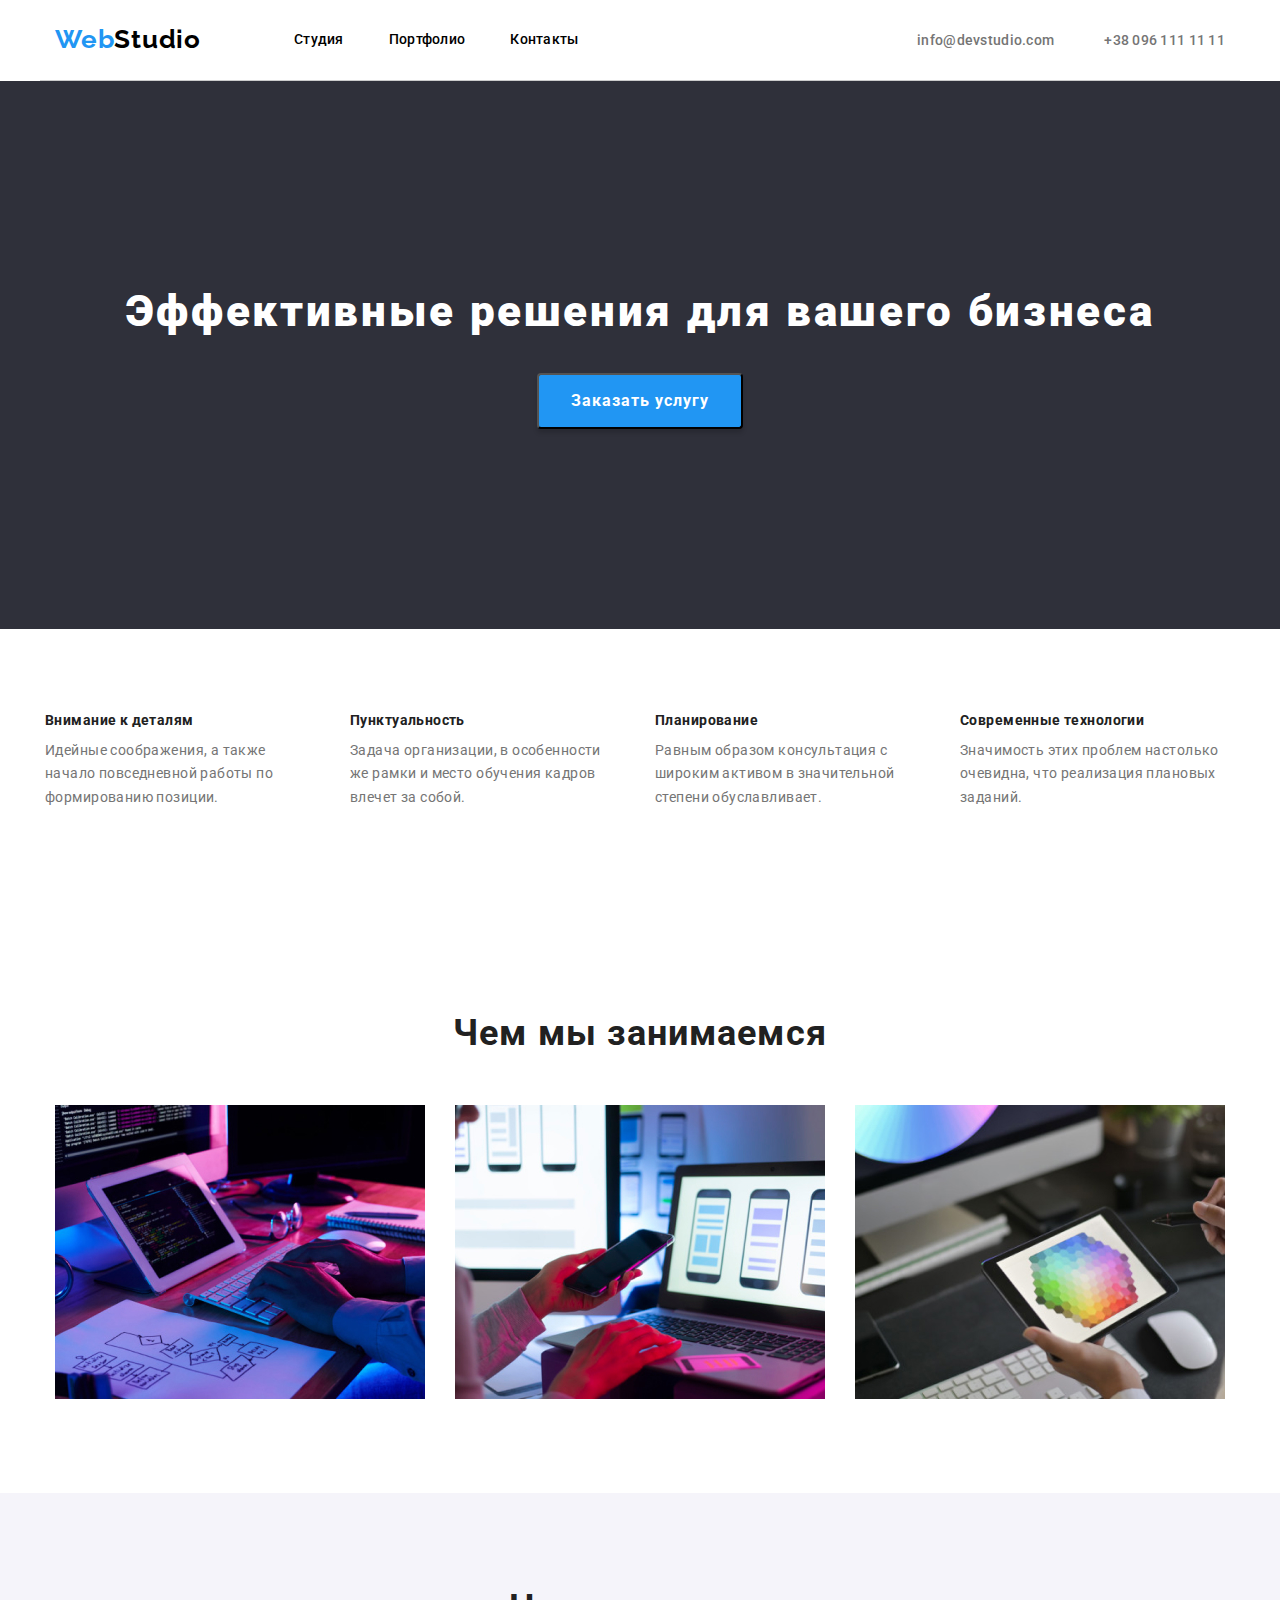
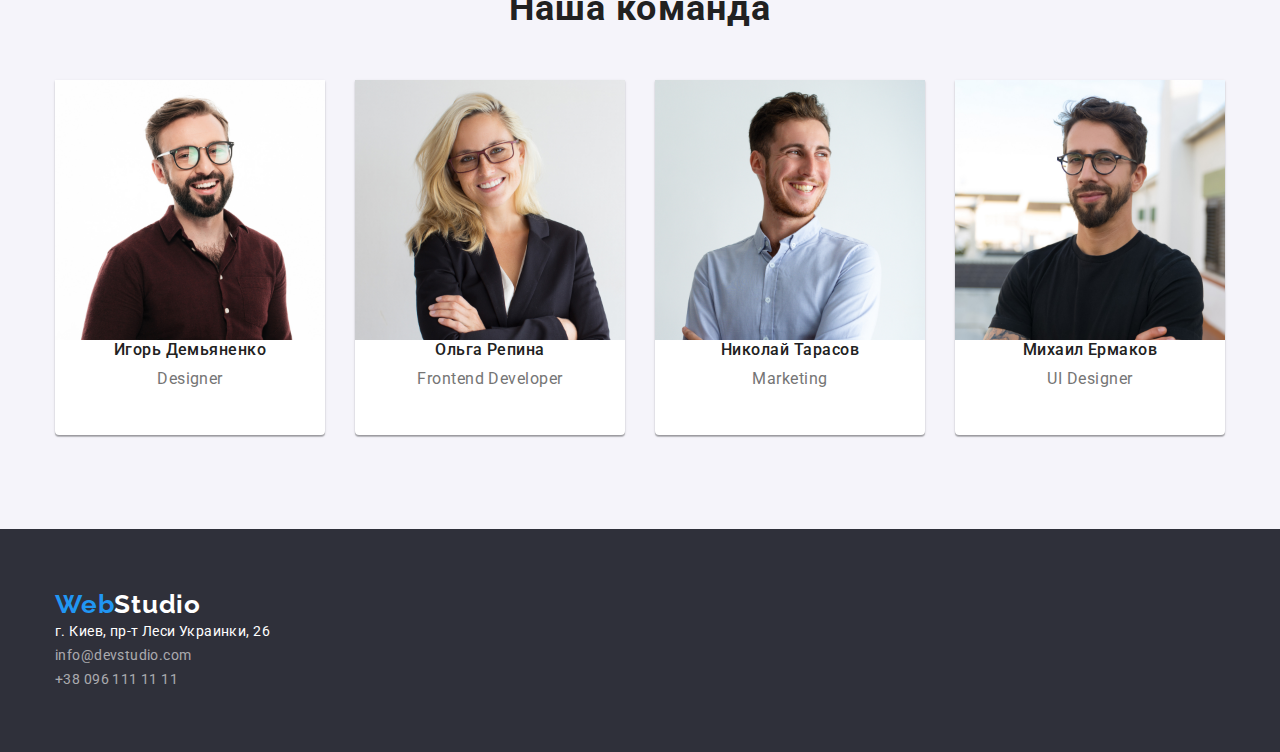
<file: index.html>
<!DOCTYPE html>
<html lang="ru">
    
<head>
    <meta charset="UTF-8">
    <meta http-equiv="X-UA-Compatible" content="IE=edge">
    <meta name="viewport" content="width=device-width, initial-scale=1.0">
    <title>Document</title>
    <link href="https://fonts.googleapis.com/css2?family=Raleway:wght@700&family=Roboto:wght@400;500;700;900&display=swap"
    rel="stylesheet">
    <link rel="stylesheet" href="https://cdnjs.cloudflare.com/ajax/libs/modern-normalize/1.0.0/modern-normalize.min.css">
    <link rel="stylesheet" href="./css/style.css">
    </head>

<body>
<!--Шапка сайта-->
    <header>
    <div class="container main-nav">
        <a class="logo" href=""><span>Web</span>Studio</a>
        <nav>
            <ul class="site-nav-list">
                <li><a href="./" class="link">Студия</a></li>
                <li><a href="./portfolio.html" class="link">Портфолио</a></li>
                <li><a href="" class="link">Контакты</a></li>
            </ul>
        </nav>   
            <ul class="contacts-nav">
                <li><a href="info@devstudio.com">info@devstudio.com</a></li>
                <li><a href="+380961111111">+38 096 111 11 11</a></li>
             </ul>
    </div>
    </header>

<!--Основная секция-->
<main>
<!--Блок герой-->
        <section class="hero">
        <div class="container">
                <h1 class="hero-title">Эффективные решения для вашего бизнеса</h1>
                <button type="button" class="hero-button">Заказать услугу</button>
        </div>
        </section>
<!--Особенности-->
<section class="section">
<div class="container">
    <h2 class="visually-hidden">Особенности</h2>
    <ul class="fetures">
        <li class="fetures-item">
            <h3 class="title">Внимание к деталям</h3>
            <p class="text">Идейные соображения, а также начало повседневной работы по формированию позиции.</p>
        </li>
        <li class="fetures-item">
            <h3 class="title">Пунктуальность</h3>
            <p class="text">Задача организации, в особенности же рамки и место обучения кадров влечет за собой.</p>
        </li>
        <li class="fetures-item">
            <h3 class="title">Планирование</h3>
            <p class="text">Равным образом консультация с широким активом в значительной степени обуславливает.</p>
        </li>
        <li class="fetures-item">
            <h3 class="title">Современные технологии</h3>
            <p class="text">Значимость этих проблем настолько очевидна, что реализация плановых заданий.</p>
        </li>

    </ul>
</div>
</section>
<!--Чем мы занимаемся-->
<section class="section">
<div class="container">
    <h2 class="section-title">Чем мы занимаемся</h2>
    <ul class="image">
        <li class="image-work">
            <img src="./images/img.jpg" alt="Монитор, планшет и клавиатура на столе"
            width="370"/>
        </li>
        <li class="image-work">
            <img src="./images/img(1).jpg" alt="Монитор, ноутбук на столе и телефон в руке" 
            width="370"/>
        </li>
        <li class="image-work">
            <img src="./images/img(2).jpg" alt="планшет со стилусом в руках на фоне стола с компьютером" 
            width="370"/>
        </li>
    </ul>
</div>
</section>
<!--Наша команда-->
<section class="section our-team">
<div class="container">
    <h2 class="section-title">Наша команда</h2>
    <ul class="team">
        <li class="team-link">
            <img class="img" src="./images/igor.jpg" alt="Бородатый мужчина в бордовой рубашке" width="270" height="260"/>
            <h3 class="name">Игорь Демьяненко</h3> 
            <p class="position">Designer</p>
        </li>
        <li class="team-link">
            <img class="img" src="./images/olga.jpg" alt="Девушка блондинка в очках" width="270" height="260"/>
             <h3 class="name">Ольга Репина</h3>
             <p class="position">Frontend Developer</p>
        </li>
        <li class="team-link">
            <img class="img" src="./images/nicolay.jpg" alt="Парень в голубой рубашке улыбается" width="270" height="260"/>
            <h3 class="name">Николай Тарасов</h3>
            <p class="position">Marketing</p>
        </li>
        <li class="team-link">
            <img class="img" src="./images/michail.jpg" alt="Парень в очках и черной футболке" width="270" height="260"/>
            <h3 class="name">Михаил Ермаков</h3>
            <p class="position">UI Designer</p>
        </li>
    </ul>
</div>
</section>
</main>
<!--Подвал-->
<footer class="footer">
<div class="container">
    <a class="footer-logo" href="">
        <span>Web</span>Studio</a>
    <address class="footer-address">г. Киев, пр-т Леси Украинки, 26</address>
    <ul class="footer-contacts-list">
        <li ><a href="info@devstudio.com" class="footer-contacts-list-link">info@devstudio.com</a></li>
        <li ><a href="+380961111111" class="footer-contacts-list-link">+38 096 111 11 11</a></li>
    </ul>
</div>
</footer>
</body>
</html>
</file>
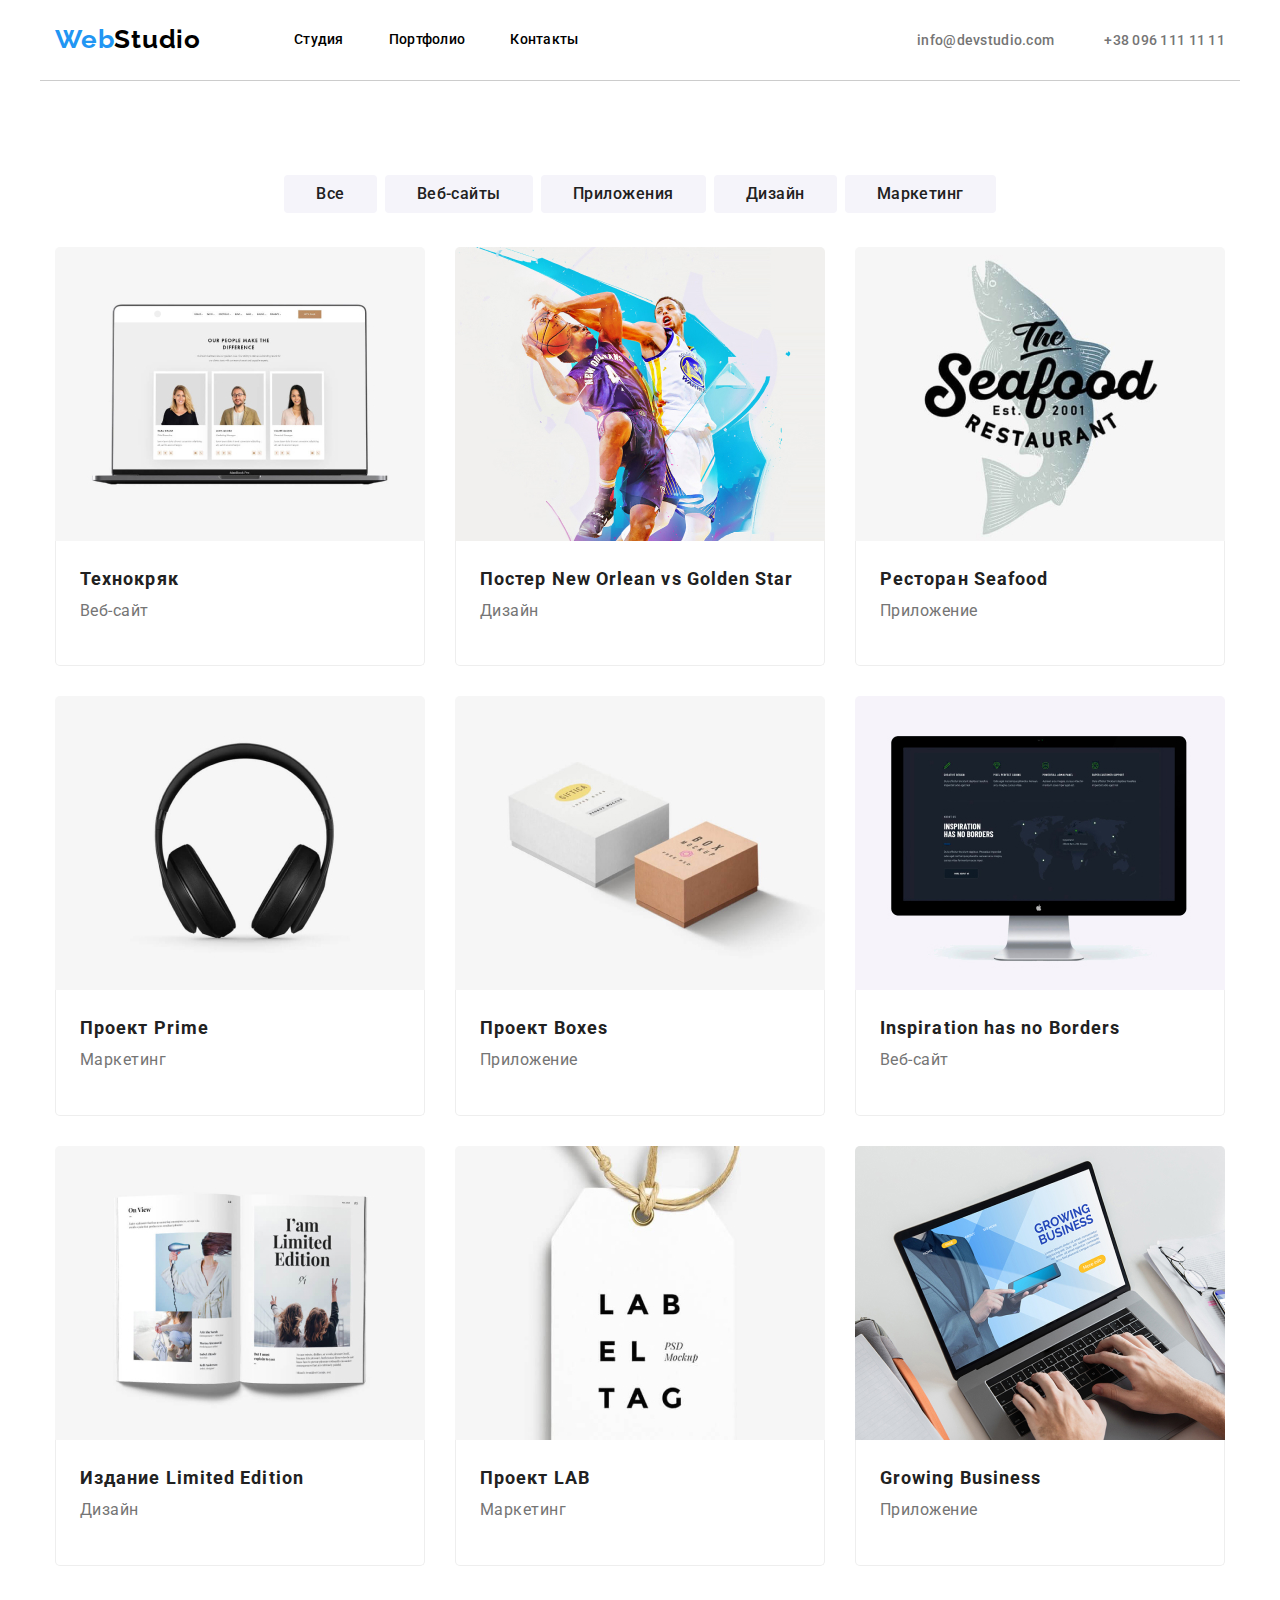
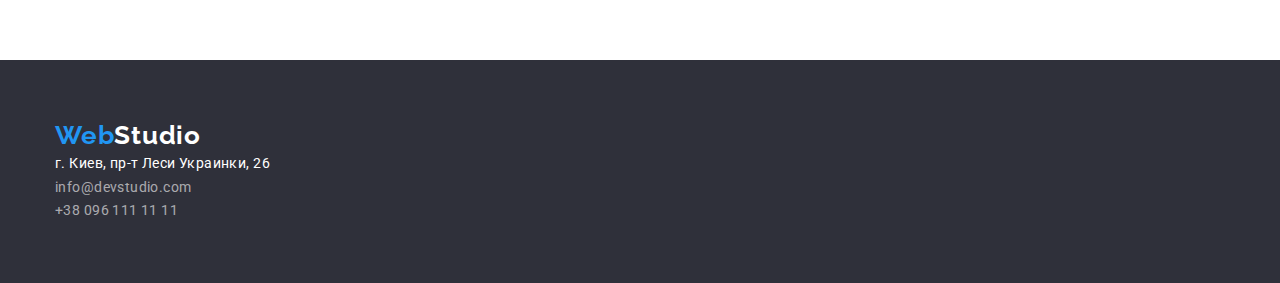
<file: portfolio.html>
<!DOCTYPE html>
<html lang="en">
<head>
    <meta charset="UTF-8">
    <meta http-equiv="X-UA-Compatible" content="IE=edge">
    <meta name="viewport" content="width=device-width, initial-scale=1.0">
    <title>Document</title>
    <link href="https://fonts.googleapis.com/css2?family=Raleway:wght@700&family=Roboto:wght@400;500;700;900&display=swap"
    rel="stylesheet">
    <link rel="stylesheet" href="https://cdnjs.cloudflare.com/ajax/libs/modern-normalize/1.0.0/modern-normalize.min.css">
    <link rel="stylesheet" href="./css/style.css">
</head>    

<!--Page portfolio-->

<body>
    <!--Шапка сайта-->
    <header>
        <div class="container main-nav">
            <a class="logo" href=""><span>Web</span>Studio</a>
            <nav>
                <ul class="site-nav-list">
                    <li><a href="./" class="link">Студия</a></li>
                    <li><a href="./portfolio.html" class="link">Портфолио</a></li>
                    <li><a href="" class="link">Контакты</a></li>
                </ul>
            </nav>
            <ul class="contacts-nav">
                <li><a href="info@devstudio.com">info@devstudio.com</a></li>
                <li><a href="+380961111111">+38 096 111 11 11</a></li>
            </ul>
        </div>
    </header>
    <!--Основная секция-->
<main>
<section class="section">
    <div class="container">
        <h1 class="visually-hidden">Примеры работ</h1>
            <ul class="filter">
                <li><button type="button" class="filter-button">Все</button></li>
                <li><button type="button" class="filter-button">Веб-сайты</button></li>
                <li><button type="button" class="filter-button">Приложения</button></li>
                <li><button type="button" class="filter-button">Дизайн</button></li>
                <li><button type="button" class="filter-button">Маркетинг</button></li>
            </ul>
            <ul class="examples">
                <li class="examples-link">
                    <a href=""> <img class="card" src="./images.portfolio/img(3).jpg" alt="Фотографии троих людей на экране ноутбука" width="370" height="294">
                <div class ="link-text">
                    <h2  class="examples-titel">Технокряк</h2>
                    <p class="examples-type">Веб-сайт</p>
                </div>
                    </a>
                </li>
                <li class="examples-link">
                    <a href=""><img class="card" src="./images.portfolio/img(4).jpg" alt="Два баскетболиста" width="370" height="294">
                <div class ="link-text">
                    <h2 class="examples-titel">Постер New Orlean vs Golden Star</h2>
                    <p class="examples-type">Дизайн</p>
                </div>
                    </a>
                </li>
                <li class="examples-link">
                    <a href=""><img class="card" src="./images.portfolio/img(5).jpg" alt="Рыба с надписью The seafood restaurant" width="370" height="294">
                <div class ="link-text"> 
                    <h2 class="examples-titel">Ресторан Seafood</h2>
                    <p class="examples-type">Приложение</p>
                </div>
                    </a>
                </li>
                <li class="examples-link">
                    <a href=""><img class="card" src="./images.portfolio/img(6).jpg" alt="Наушники" width="370" height="294">
                <div class ="link-text">
                    <h2 class="examples-titel">Проект Prime</h2>
                    <p class="examples-type">Маркетинг</p>
                </div>
                    </a>
                </li>
                <li class="examples-link">
                    <a href=""><img class="card" src="./images.portfolio/img(7).jpg" alt="Две коробки" width="370" height="294">
                <div class ="link-text">
                    <h2 class="examples-titel">Проект Boxes</h2>
                    <p class="examples-type">Приложение</p>
                </div>
                    </a>
                </li>
                <li class="examples-link">
                    <a href=""><img class="card" src="./images.portfolio/img(8).jpg" alt="Черный монитор" width="370" height="294">
                <div class ="link-text">
                    <h2 class="examples-titel">Inspiration has no Borders</h2>
                    <p class="examples-type">Веб-сайт</p>
                </div>
                    </a>
                </li>
                <li class="examples-link">
                    <a href=""><img class="card" src="./images.portfolio/img(9).jpg" alt="Книга в развороте" width="370" height="294">
                 <div class ="link-text">
                    <h2 class="examples-titel">Издание Limited Edition</h2>
                    <p class="examples-type">Дизайн</p>
                </div>
                    </a>
                </li>
                <li class="examples-link">
                    <a href=""><img class="card" src="./images.portfolio/img(10).jpg" alt="Этикетка с надписью LA BEL TAG" width="370" height="294">
                <div class ="link-text">
                    <h2 class="examples-titel">Проект LAB</h2>
                    <p class="examples-type">Маркетинг</p>
                </div>
                    </a>
                </li>
                <li class="examples-link">
                    <a href=""><img class="card" src="./images.portfolio/img(11).jpg" alt="Ноутбук" width="370" height="294">
                <div class ="link-text">
                    <h2 class="examples-titel">Growing Business</h2>
                    <p class="examples-type">Приложение</p>
                </div>
                    </a>
                </li>
        </ul>
    </div>
</section>
</main>
    <!--Подвал-->
    <footer class="footer">
        <div class="container">
            <a class="footer-logo" href="">
                <span>Web</span>Studio</a>
            <address class="footer-address">г. Киев, пр-т Леси Украинки, 26</address>
            <ul class="footer-contacts-list">
                <li><a href="info@devstudio.com" class="footer-contacts-list-link">info@devstudio.com</a></li>
                <li><a href="+380961111111" class="footer-contacts-list-link">+38 096 111 11 11</a></li>
            </ul>
        </div>
    </footer>
</body>
</html>
</file>
<file: css/style.css>
:root {
  --primary-text-color: #757575;
  --title-text-color: #212121;
  --accent-color: #2196f3;
  --background-color: #ffffff;
  --card-border-line: #eeeeee;
}

*,
*::before,
*::after {
  box-sizing: border-box;
}

body {
  color: var(--primary-text-color);
  background-color: #ffffff;
  font-family: roboto, sans-serif;
}
a {
  text-decoration: none;
}
.section {
  margin-top: 0%;
  margin-bottom: 0%;
  padding-top: 94px;
  padding-bottom: 94px;
}
.container {
  width: 1200px;

  margin-left: auto;
  margin-right: auto;
  margin-top: 0;
  padding-left: 15px;
  padding-right: 15px;
}
h1,
h2,
h3,
p,
ul {
  margin-top: 0;
}

img {
  display: block;
  max-width: 100%;
  height: auto;
}
/*шапка сайта*/

ul {
  padding: 0;
  margin: 0;
  list-style: none;
}
/*logo*/
.logo {
  color: #000000;

  font-family: Raleway, sans-serif;
  font-weight: 700;
  font-size: 26px;
  line-height: 1.2;
  letter-spacing: 0.03em;
}

span {
  color: var(--accent-color);
}

/*шапка навигации*/
.main-nav {
  border-bottom: 1px solid #cccccc;
  box-sizing: border-box;
  margin-bottom: 0;
}
.main-nav,
.contacts-nav {
  display: flex;
  align-items: center;
  justify-content: flex-start;
}

.site-nav-list {
  display: flex;
  margin-left: 93px;
}

.site-nav-list li:not(:last-child) {
  margin-right: 45px;
}

.site-nav-list .link-current {
  display: block;
  padding-top: 21px;
  padding-bottom: 21px;

  color: var(--accent-color);

  font-weight: 500;
  font-size: 14px;
  line-height: 1.14;
  letter-spacing: 0.02em;
}
.site-nav-list .link {
  display: block;
  padding-top: 32px;
  padding-bottom: 32px;

  color: #000000;

  font-weight: 500;
  font-size: 14px;
  line-height: 1.14;
  letter-spacing: 0.02em;
}
.site-nav-list .link:hover,
.site-nav-list .link:focus {
  color: var(--accent-color);
}

.contacts-nav {
  display: flex;
  margin-left: auto;
}

.contacts-nav li + li {
  margin-left: 50px;
}
.contacts-nav a {
  color: var(--primary-text-color);

  font-weight: 500;
  font-size: 14px;
  line-height: 1.14;
  letter-spacing: 0.02em;
}
.contacts-nav a:focus,
.contacts-nav a:hover {
  color: var(--accent-color);
}

/*блок герой*/
.hero {
  background-color: #2f303a;
  text-align: center;
  padding-top: 200px;
  padding-bottom: 200px;
}

.hero-title {
  margin-top: 0px;
  margin-bottom: 30px;

  color: var(--background-color);

  font-weight: 900;
  font-size: 44px;
  line-height: 1.4;

  letter-spacing: 0.06em;
}
.hero-button {
  display: inline-block;
  border-radius: 4px;
  padding: 10px 32px;
  min-width: 200px;
  margin-top: 0px;

  color: var(--background-color);
  background-color: var(--accent-color);

  font-weight: 700;
  font-size: 16px;
  line-height: 2;
  letter-spacing: 0.06em;

  box-shadow: 0px 4px 4px rgba(0, 0, 0, 0.15);
  border-radius: 4px;

  text-decoration: none;
}

/*секции*/
.section-title {
  margin-bottom: 50px;

  color: var(--title-text-color);

  font-weight: 700;
  font-size: 36px;
  line-height: 1.2;
  text-align: center;
  letter-spacing: 0.03em;
}

/*особенности*/

.visually-hidden {
  position: absolute;
  width: 1px;
  height: 1px;
  border: 0;
  margin: -1px;
  padding: 0;
  clip: rect(0 0 0 0);
  overflow: hidden;
}
.fetures {
  display: flex;
  justify-content: space-between;
  margin-left: -10px;
  margin-top: -10px;
}

.fetures-item {
  flex-basis: calc((100% - 4 * 30px) / 4);
  width: 270px;
}
.fetures-item:not(:last-child) {
  margin-right: 30px;
}

.fetures .title {
  margin-bottom: 10px;
  color: var(--title-text-color);

  font-weight: 700;
  font-size: 14px;
  line-height: 1.14;
  letter-spacing: 0.03em;
}

.fetures .text {
  color: var(--primary-text-color);

  font-size: 14px;
  line-height: 1.7;
  letter-spacing: 0.03em;
}

.title {
  color: var(--title-text-color);
}
/*чем мы занимаемся*/

.image {
  display: flex;
  justify-content: space-between;
}

.image-work:not(:last-child) {
  flex-basis: calc((100%-3 * 30px) / 3);
  margin-right: 30px;
  width: 370px;
}

/*наша команда*/
.our-team {
  background: #f5f4fa;
}
.team {
  display: flex;
  justify-content: space-between;
}
.team-link:not(:last-child) {
  margin-right: 30px;
  width: 270px;
  padding-bottom: 30px;
}
.team-link {
  background: #ffffff;
  box-shadow: 0px 1px 3px rgba(0, 0, 0, 0.12), 0px 1px 1px rgba(0, 0, 0, 0.14),
    0px 2px 1px rgba(0, 0, 0, 0.2);
  border-radius: 0px 0px 4px 4px;
}

.team .name {
  margin-bottom: 10px;
  color: var(--title-text-color);

  font-weight: 500;
  font-size: 16px;
  line-height: 1.2;
  text-align: center;
  letter-spacing: 0.03em;
}

.team .position {
  color: var(--primary-text-color);

  font-size: 16px;
  line-height: 1.2;
  text-align: center;
  letter-spacing: 0.03em;
}

/*Footer*/
.footer {
  padding-top: 60px;
  padding-bottom: 60px;
}
.footer,
.footer-address {
  color: #ffffff;
  background-color: #2f303a;

  font-family: Roboto;
  font-style: normal;
  font-weight: 400;
  font-size: 14px;
  line-height: 1.7;
  letter-spacing: 0.03em;
}
.footer-logo {
  color: #ffffff;

  font-family: Raleway;
  font-style: normal;
  font-weight: 700;
  font-size: 26px;
  line-height: 1.2;
  letter-spacing: 0.03em;
}
.footer-contacts-list-link {
  color: rgba(255, 255, 255, 0.6);
}
.footer-contacts-list-link:hover,
.footer-contacts-list-link:focus {
  color: var(--accent-color);
}

/*PORTFOLIO*/

/*filters*/
.filter {
  display: flex;
  margin-bottom: 34px;
  justify-content: center;
}
.filter li:not(:last-child) {
  margin-right: 8px;
}

.filter-button {
  border: none;
  border-radius: 4px;
  padding: 6px 32px;
  color: var(--title-text-color);
  font-family: inherit;
  cursor: pointer;
  font-weight: 500;
  line-height: 1.6;
  letter-spacing: 0.03em;
  background: #f5f4fa;
  border-radius: 4px;
  text-align: center;
}
.filter-button:hover,
.filter-button:focus {
  color: var(--background-color);
  background-color: var(--accent-color);
}

/*примеры работ*/

.examples {
  display: flex;
  flex-wrap: wrap;
  margin-left: -30px;
  margin-top: -30px;
}

.examples-link {
  flex-basis: calc((100%-90px) / 3);
  margin-left: 30px;
  margin-top: 30px;
}

.examples-link > a {
  display: block;
}

.card {
  border-top-left-radius: 5px;
  border-top-right-radius: 5px;
  overflow: hidden;
}

.link-text {
  padding: 20px 24px;
  border-left: 1px solid var(--card-border-line);
  border-bottom: 1px solid var(--card-border-line);
  border-right: 1px solid var(--card-border-line);
  border-bottom-right-radius: 5px;
  border-bottom-left-radius: 5px;
}

.section .examples-titel:nth-child(3n) {
  margin-right: 0;
}

.section .examples-titel:nth-last-child(-n + 3) {
  margin-bottom: 0;
}

.examples-titel {
  margin-bottom: 4px;

  color: var(--title-text-color);

  font-weight: 700;
  font-size: 18px;
  line-height: 2;
  letter-spacing: 0.06em;
}

.examples-type {
  margin-bottom: 20px;

  color: var(--primary-text-color);

  font-size: 16px;
  line-height: 1.8;
  letter-spacing: 0.03em;
}
</file>
